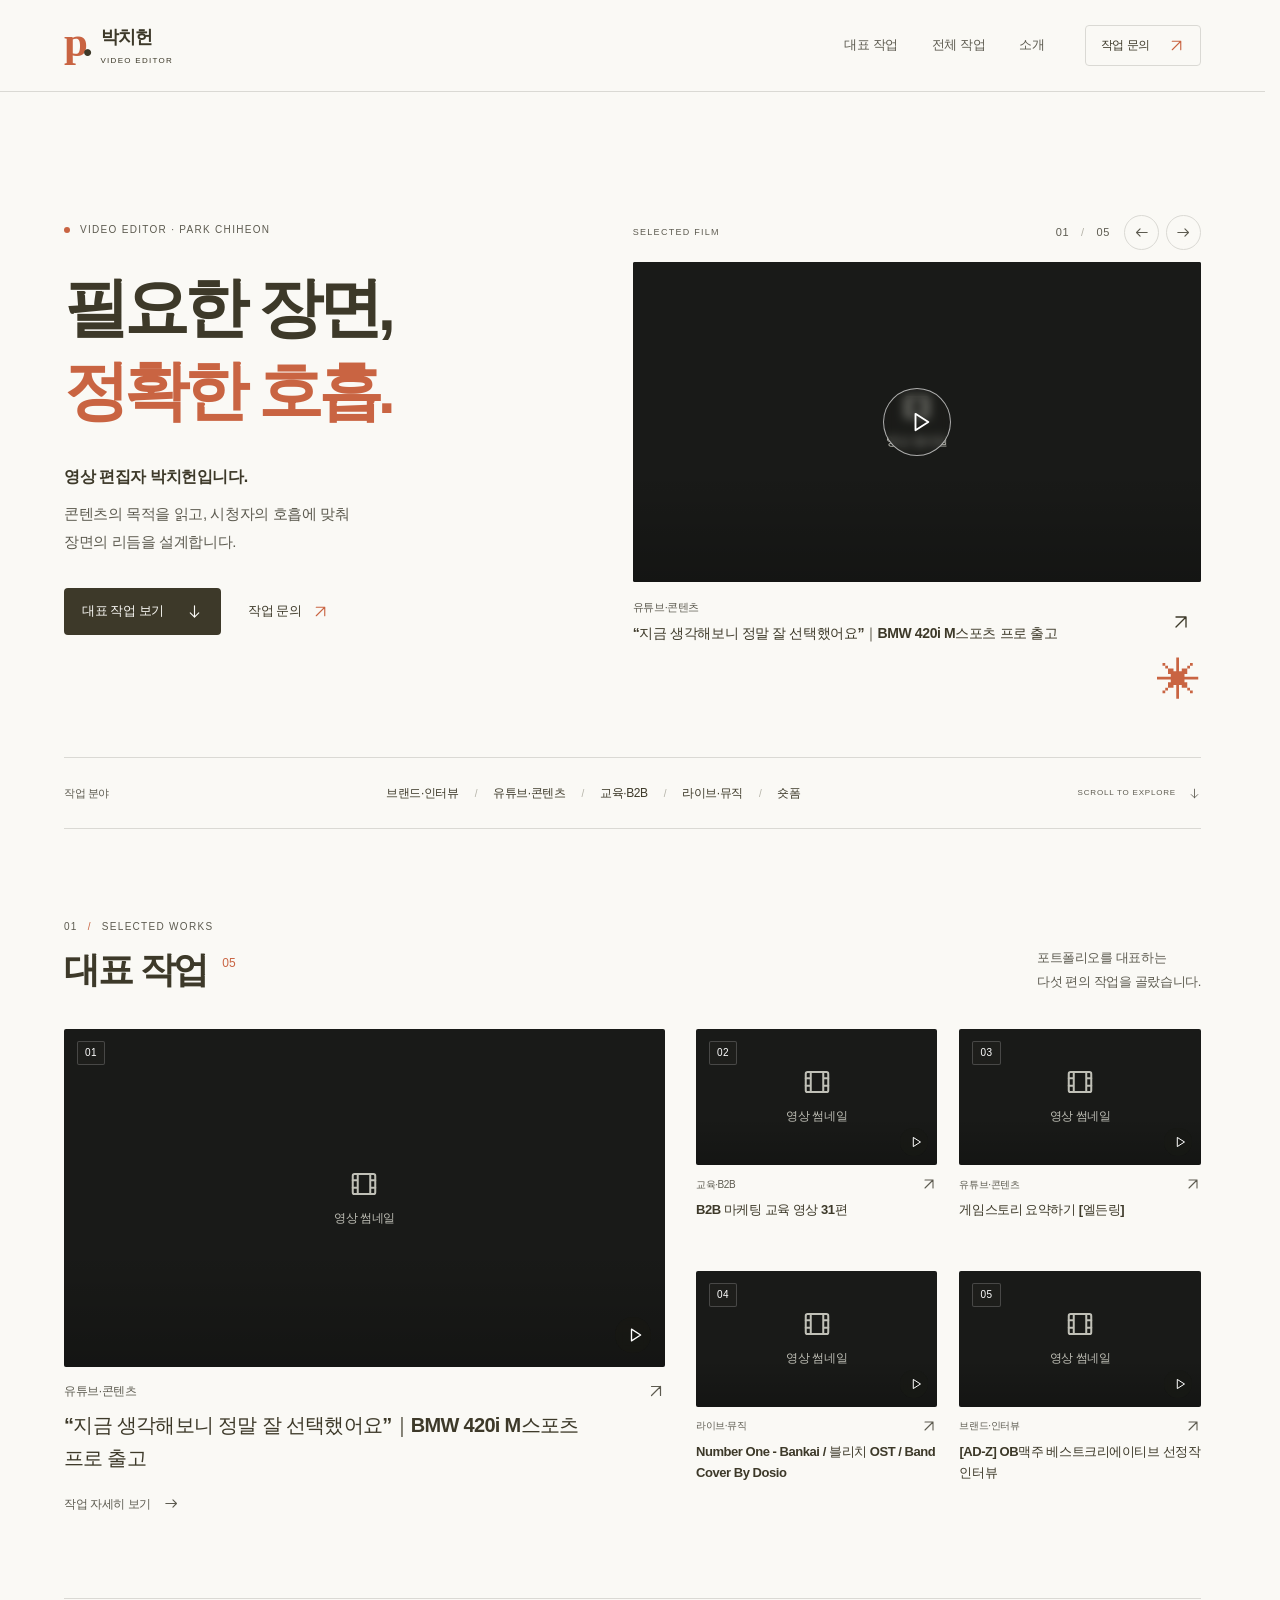
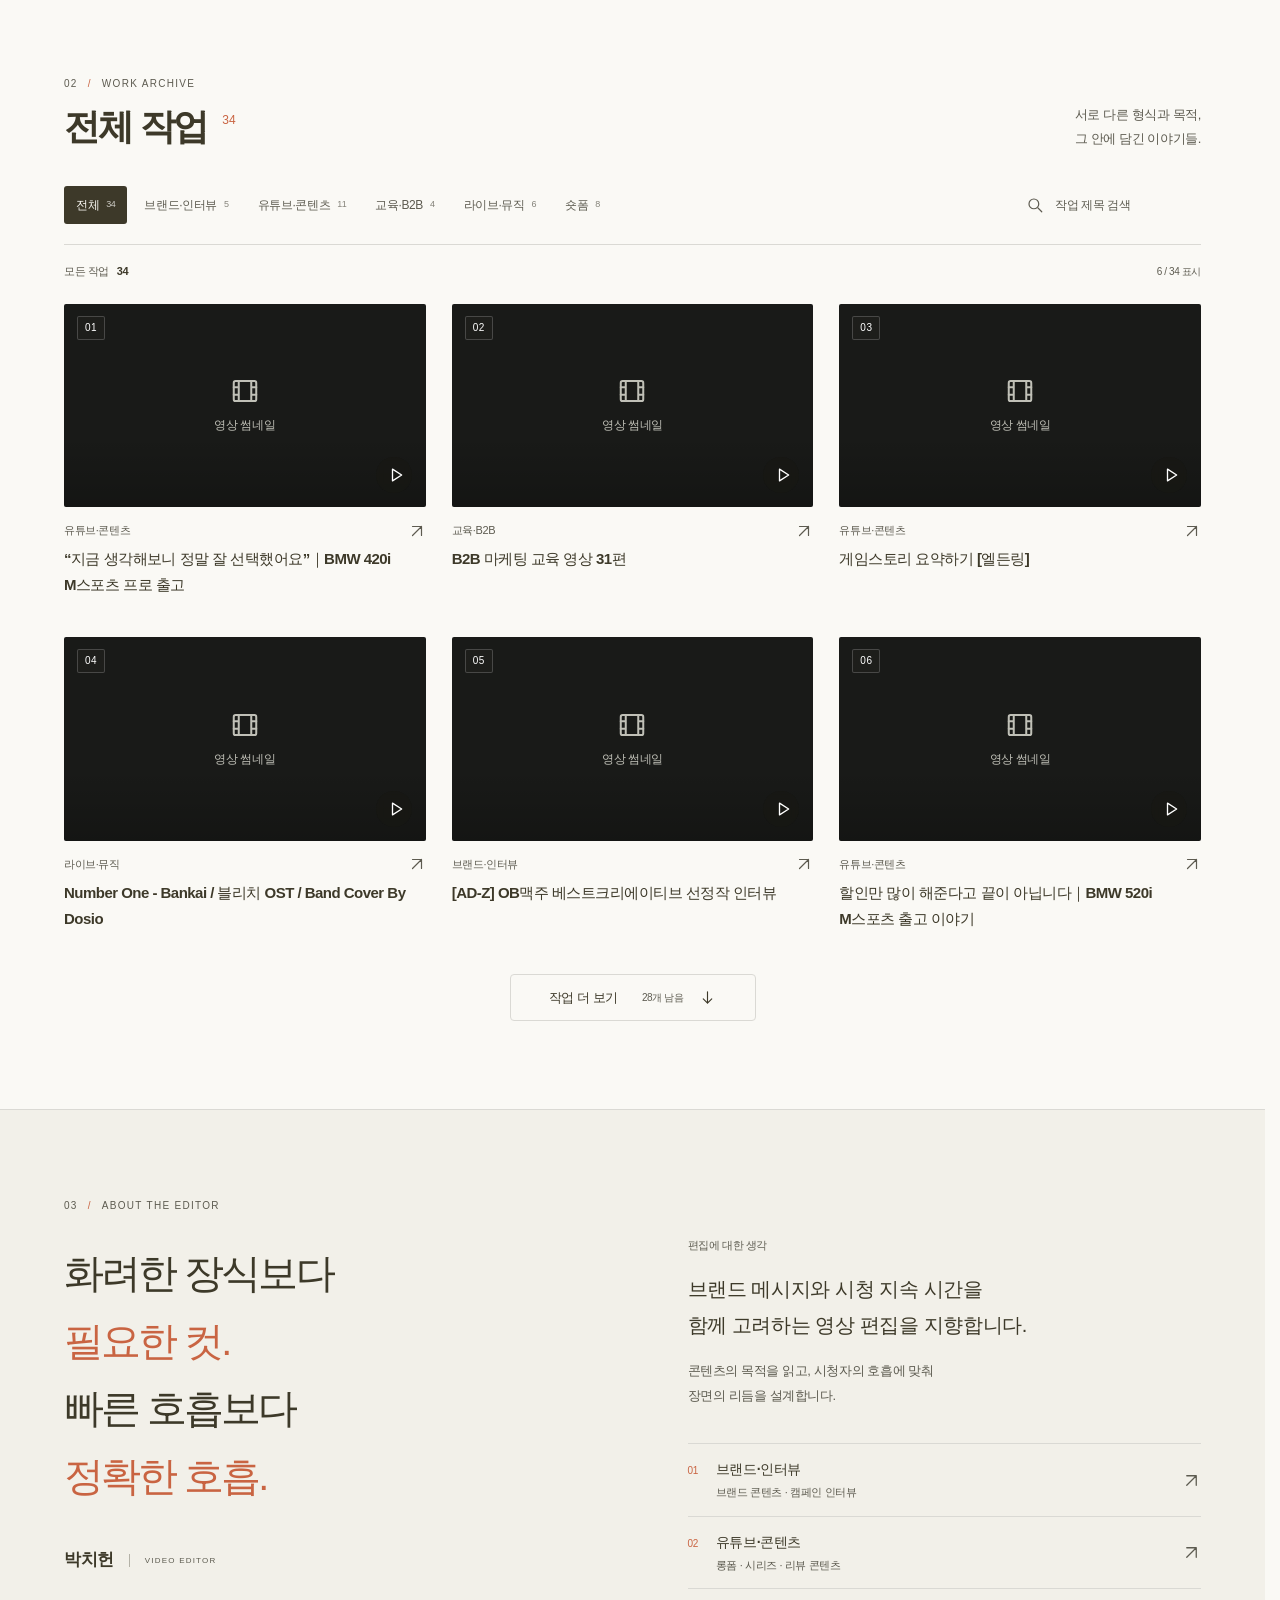
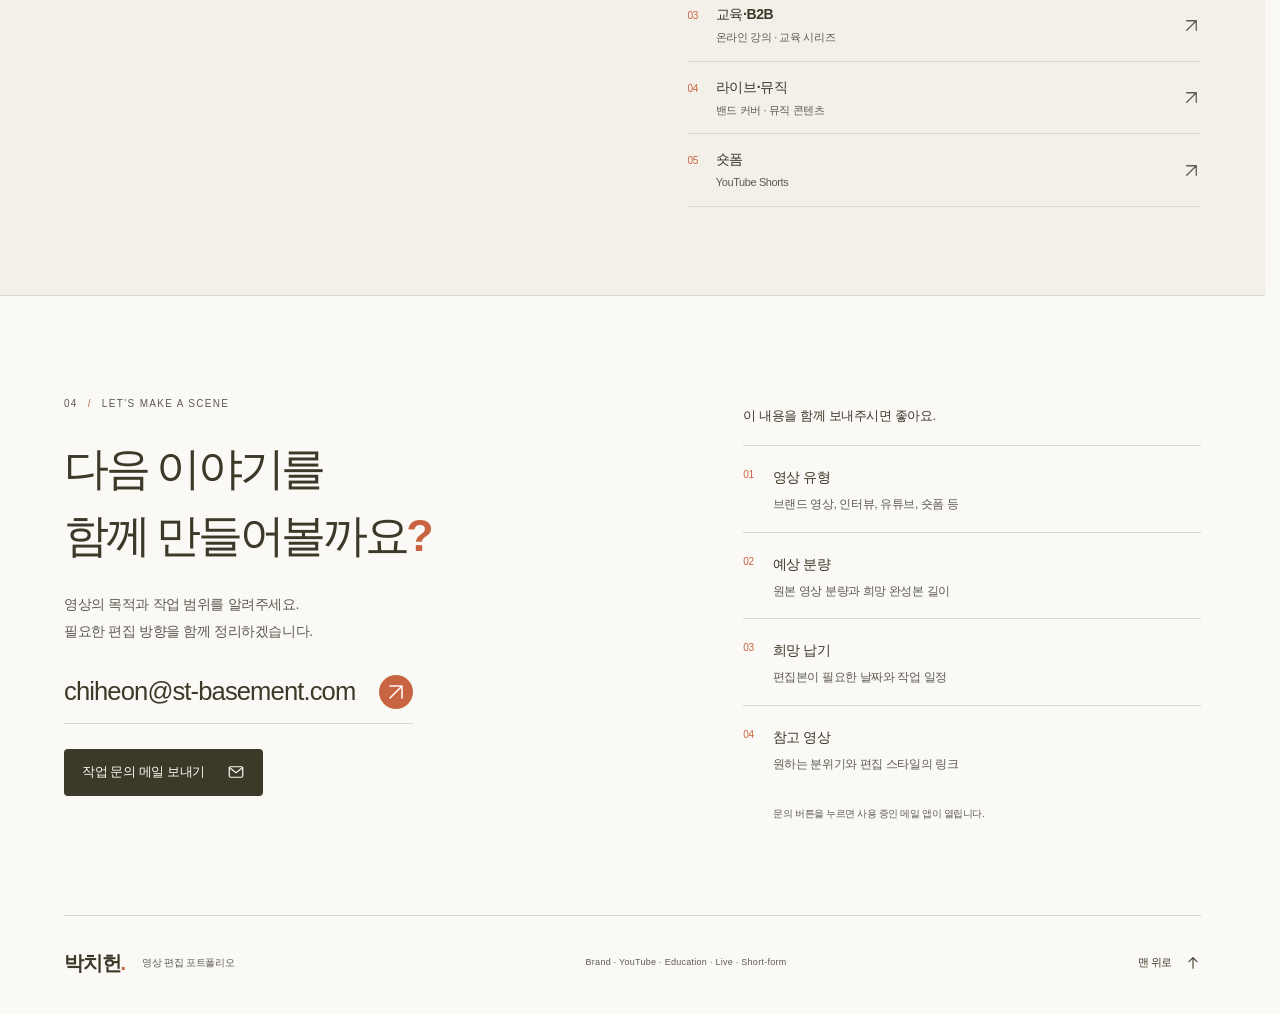
<file: index.html>
<!doctype html>
<html lang="ko">
<head>
<meta charset="utf-8"><meta name="viewport" content="width=device-width,initial-scale=1">
<title>박치헌 | 영상 편집 포트폴리오</title>
<meta name="description" content="필요한 장면, 정확한 호흡. 영상 편집자 박치헌의 브랜드·인터뷰, 유튜브, 교육, 라이브·뮤직, 숏폼 포트폴리오입니다.">
<link rel="canonical" href="https://pcheon9696.github.io/">
<meta property="og:title" content="박치헌 | 영상 편집 포트폴리오"><meta property="og:description" content="필요한 장면, 정확한 호흡. 박치헌의 대표 작업과 전체 영상 포트폴리오를 만나보세요."><meta property="og:type" content="website"><meta property="og:url" content="https://pcheon9696.github.io/"><meta property="og:image" content="https://pcheon9696.github.io/og.png"><meta name="theme-color" content="#faf9f5">
<link rel="preconnect" href="https://i.ytimg.com"><link rel="stylesheet" href="portfolio.css?v=20261019-1"><script src="portfolio.js?v=20261019-1" defer></script>
</head>
<body id="top"><div class="pf-site" id="pf-top">
<a href="#pf-main" class="pf-skip">본문으로 이동</a>
<header class="pf-header"><div class="pf-container pf-header-inner">
<a class="pf-brand" href="#pf-top" data-jump="pf-top" aria-label="박치헌 포트폴리오 맨 위로"><span class="pf-brand-mark" aria-hidden="true">p<span>.</span></span><span class="pf-brand-name">박치헌<small>VIDEO EDITOR</small></span></a>
<nav aria-label="주요 메뉴" class="pf-desktop-nav"><a href="#pf-selected" data-jump="pf-selected">대표 작업</a><a href="#pf-work" data-jump="pf-work">전체 작업</a><a href="#pf-about" data-jump="pf-about">소개</a></nav>
<a class="pf-header-contact" href="#pf-contact" data-jump="pf-contact">작업 문의<span data-icon="external" data-icon-size="17"></span></a>
<button type="button" class="pf-mobile-menu pf-icon-button" id="mobileMenuButton" aria-label="메뉴 열기" aria-expanded="false" aria-controls="pf-mobile-navigation"><span data-icon="menu" data-icon-size="24"></span></button>
</div><nav id="pf-mobile-navigation" class="pf-mobile-navigation" aria-label="모바일 메뉴" hidden>
<a href="#pf-selected" data-jump="pf-selected"><span>01</span>대표 작업<span data-icon="external" data-icon-size="18"></span></a><a href="#pf-work" data-jump="pf-work"><span>02</span>전체 작업<span data-icon="external" data-icon-size="18"></span></a><a href="#pf-about" data-jump="pf-about"><span>03</span>소개<span data-icon="external" data-icon-size="18"></span></a><a href="#pf-contact" data-jump="pf-contact"><span>04</span>작업 문의<span data-icon="external" data-icon-size="18"></span></a>
</nav></header>
<main id="pf-main" tabindex="-1">
<section class="pf-hero pf-container" aria-labelledby="pf-hero-title">
<div class="pf-hero-copy"><p class="pf-eyebrow"><span class="pf-orange-dot"></span>VIDEO EDITOR · PARK CHIHEON</p><h1 id="pf-hero-title">필요한 장면,<br><span>정확한 호흡.</span></h1><div class="pf-hero-intro"><p class="pf-hero-name">영상 편집자 박치헌입니다.</p><p>콘텐츠의 목적을 읽고,<br class="pf-mobile-break"> 시청자의 호흡에 맞춰<br class="pf-desktop-break"> 장면의 리듬을 설계합니다.</p></div><div class="pf-hero-actions"><a class="pf-primary" href="#pf-selected" data-jump="pf-selected">대표 작업 보기<span data-icon="down" data-icon-size="17"></span></a><a class="pf-text-link" href="#pf-contact" data-jump="pf-contact">작업 문의<span data-icon="external" data-icon-size="17"></span></a></div></div>
<div class="pf-hero-work" role="group" aria-roledescription="캐러셀" aria-label="대표 영상"><div class="pf-hero-frame-top"><span>SELECTED FILM</span><div class="pf-film-navigation"><span class="pf-film-counter" id="heroCounter">— <i>/</i> —</span><button type="button" class="pf-film-arrow pf-film-arrow-prev" id="heroPrevious" aria-label="이전 대표 영상" disabled><span data-icon="arrow" data-icon-size="17"></span></button><button type="button" class="pf-film-arrow" id="heroNext" aria-label="다음 대표 영상" disabled><span data-icon="arrow" data-icon-size="17"></span></button></div></div>
<button class="pf-hero-film" id="heroFilm" type="button" aria-label="대표 영상 상세 보기" disabled><span class="pf-image"><span class="pf-image-placeholder">대표 작업을 불러오는 중입니다.</span></span></button><div class="pf-hero-film-caption"><span id="heroCategory"></span><strong id="heroTitle">대표 작업을 불러오는 중입니다.</strong><button class="pf-icon-button" id="heroDetails" type="button" aria-label="대표 영상 상세 보기" disabled><span data-icon="external" data-icon-size="20"></span></button></div><span class="pf-screen-reader" id="heroAnnouncement" role="status" aria-live="polite" aria-atomic="true"></span><span class="pf-hero-decoration" aria-hidden="true">✳</span></div>
</section>
<div class="pf-fields-strip pf-container"><span class="pf-fields-label">작업 분야</span><div id="heroFields"></div><span class="pf-scroll-label">SCROLL TO EXPLORE<span data-icon="down" data-icon-size="13"></span></span></div>
<section id="pf-selected" class="pf-selected pf-section pf-container" aria-labelledby="pf-selected-title"><span id="featured" class="pf-anchor-alias" aria-hidden="true"></span><div class="pf-section-heading"><div><p class="pf-eyebrow">01 <span>/</span> SELECTED WORKS</p><h2 id="pf-selected-title">대표 작업<span class="pf-count" id="featuredCount">—</span></h2></div><p>포트폴리오를 대표하는<br>다섯 편의 작업을 골랐습니다.</p></div><div class="pf-selected-grid" id="selectedGrid"><p class="pf-data-error">대표 작업을 불러오는 중입니다.</p></div></section>
<section id="pf-work" class="pf-archive pf-section pf-container" aria-labelledby="pf-work-title"><span id="work" class="pf-anchor-alias" aria-hidden="true"></span><div class="pf-section-heading"><div><p class="pf-eyebrow">02 <span>/</span> WORK ARCHIVE</p><h2 id="pf-work-title">전체 작업<span class="pf-count" id="archiveCount">—</span></h2></div><p>서로 다른 형식과 목적,<br>그 안에 담긴 이야기들.</p></div><div class="pf-archive-toolbar"><div class="pf-filters" id="filters" role="group" aria-label="작업 카테고리"></div><label class="pf-search"><span data-icon="search" data-icon-size="18"></span><input type="search" id="workSearch" aria-label="작업물 검색" placeholder="작업 제목 검색"></label></div><div class="pf-results-info" id="resultsInfo" role="status"><span>작업 목록을 불러오는 중입니다.</span></div><div class="pf-gallery" id="workGrid"></div><div class="pf-empty" id="emptyState" hidden><span data-icon="search" data-icon-size="30"></span><h3>일치하는 작업물이 없습니다.</h3><p>다른 검색어를 입력하거나 전체 작업을 확인해주세요.</p><button type="button" class="pf-secondary" id="resetSearch">검색과 필터 초기화<span data-icon="arrow" data-icon-size="17"></span></button></div><div class="pf-load-more" id="loadMoreSection" hidden><button type="button" class="pf-secondary" id="loadMore">작업 더 보기<span id="remainingCount"></span><span data-icon="down" data-icon-size="17"></span></button></div></section>
<section id="pf-about" class="pf-about pf-section" aria-labelledby="pf-about-title"><div class="pf-container pf-about-layout"><div class="pf-about-statement"><p class="pf-eyebrow">03 <span>/</span> ABOUT THE EDITOR</p><h2 id="pf-about-title">화려한 장식보다<br><span>필요한 컷.</span><br>빠른 호흡보다<br><span>정확한 호흡.</span></h2><span class="pf-about-signature">박치헌<small>VIDEO EDITOR</small></span></div><div class="pf-about-content"><div class="pf-about-paragraph"><span class="pf-small-label">편집에 대한 생각</span><p>브랜드 메시지와 시청 지속 시간을<br>함께 고려하는 영상 편집을 지향합니다.</p><span>콘텐츠의 목적을 읽고, 시청자의 호흡에 맞춰<br class="pf-desktop-break"> 장면의 리듬을 설계합니다.</span></div><div class="pf-field-list" id="fieldList" aria-label="작업 분야별 보기"></div></div></div></section>
<section id="pf-contact" class="pf-contact pf-section pf-container" aria-labelledby="pf-contact-title"><span id="estimate" class="pf-anchor-alias" aria-hidden="true"></span><div class="pf-contact-intro"><p class="pf-eyebrow">04 <span>/</span> LET’S MAKE A SCENE</p><h2 id="pf-contact-title">다음 이야기를<br>함께 만들어볼까요<span>?</span></h2><p>영상의 목적과 작업 범위를 알려주세요.<br>필요한 편집 방향을 함께 정리하겠습니다.</p><a class="pf-contact-email" href="mailto:chiheon@st-basement.com?subject=%EC%98%81%EC%83%81%20%ED%8E%B8%EC%A7%91%20%EA%B2%AC%EC%A0%81%20%EB%AC%B8%EC%9D%98">chiheon@st-basement.com<span><span data-icon="external" data-icon-size="24"></span></span></a><a class="pf-primary" href="mailto:chiheon@st-basement.com?subject=%EC%98%81%EC%83%81%20%ED%8E%B8%EC%A7%91%20%EA%B2%AC%EC%A0%81%20%EB%AC%B8%EC%9D%98">작업 문의 메일 보내기<span data-icon="mail" data-icon-size="18"></span></a></div><div class="pf-inquiry-guide"><p class="pf-small-label">이 내용을 함께 보내주시면 좋아요.</p><div class="pf-guide-list"><div><span>01</span><div><strong>영상 유형</strong><p>브랜드 영상, 인터뷰, 유튜브, 숏폼 등</p></div></div><div><span>02</span><div><strong>예상 분량</strong><p>원본 영상 분량과 희망 완성본 길이</p></div></div><div><span>03</span><div><strong>희망 납기</strong><p>편집본이 필요한 날짜와 작업 일정</p></div></div><div><span>04</span><div><strong>참고 영상</strong><p>원하는 분위기와 편집 스타일의 링크</p></div></div></div><p class="pf-contact-note">문의 버튼을 누르면 사용 중인 메일 앱이 열립니다.</p></div></section>
</main>
<footer class="pf-footer pf-container"><a class="pf-footer-name" href="#pf-top" data-jump="pf-top">박치헌<span>.</span><small>영상 편집 포트폴리오</small></a><span class="pf-footer-caption">Brand · YouTube · Education · Live · Short-form</span><button type="button" class="pf-back-top" data-jump="pf-top">맨 위로<span data-icon="up" data-icon-size="16"></span></button></footer>
<dialog class="pf-dialog" id="workDialog" aria-labelledby="workDialogTitle"><header class="pf-dialog-header"><div><p class="pf-eyebrow">WORK DETAIL <span>/</span><span id="workDialogCategory"></span></p><h2 id="workDialogTitle"></h2></div><button type="button" class="pf-icon-button" id="closeDialog" aria-label="상세 닫기"><span data-icon="close" data-icon-size="24"></span></button></header><div class="pf-player" id="workPlayer"></div><div class="pf-player-help"><span id="playerHelp">재생이 제한되거나 원활하지 않으면 YouTube에서 확인해주세요.</span><a id="youtubeLink" target="_blank" rel="noopener noreferrer">YouTube에서 보기<span data-icon="external" data-icon-size="16"></span></a></div><dl class="pf-work-details" id="workDetails"></dl><footer class="pf-dialog-footer"><span>영상의 제목과 분류는 기존 포트폴리오를 기준으로 합니다.</span><a class="pf-primary" id="originalVideoLink" target="_blank" rel="noopener noreferrer">원본 영상 보기<span data-icon="external" data-icon-size="17"></span></a></footer></dialog>
<noscript><p class="pf-container pf-data-error">작업 목록과 영상 보기는 JavaScript가 필요합니다. 작업 문의는 chiheon@st-basement.com으로 보내주세요.</p></noscript>
</div></body></html>
</file>
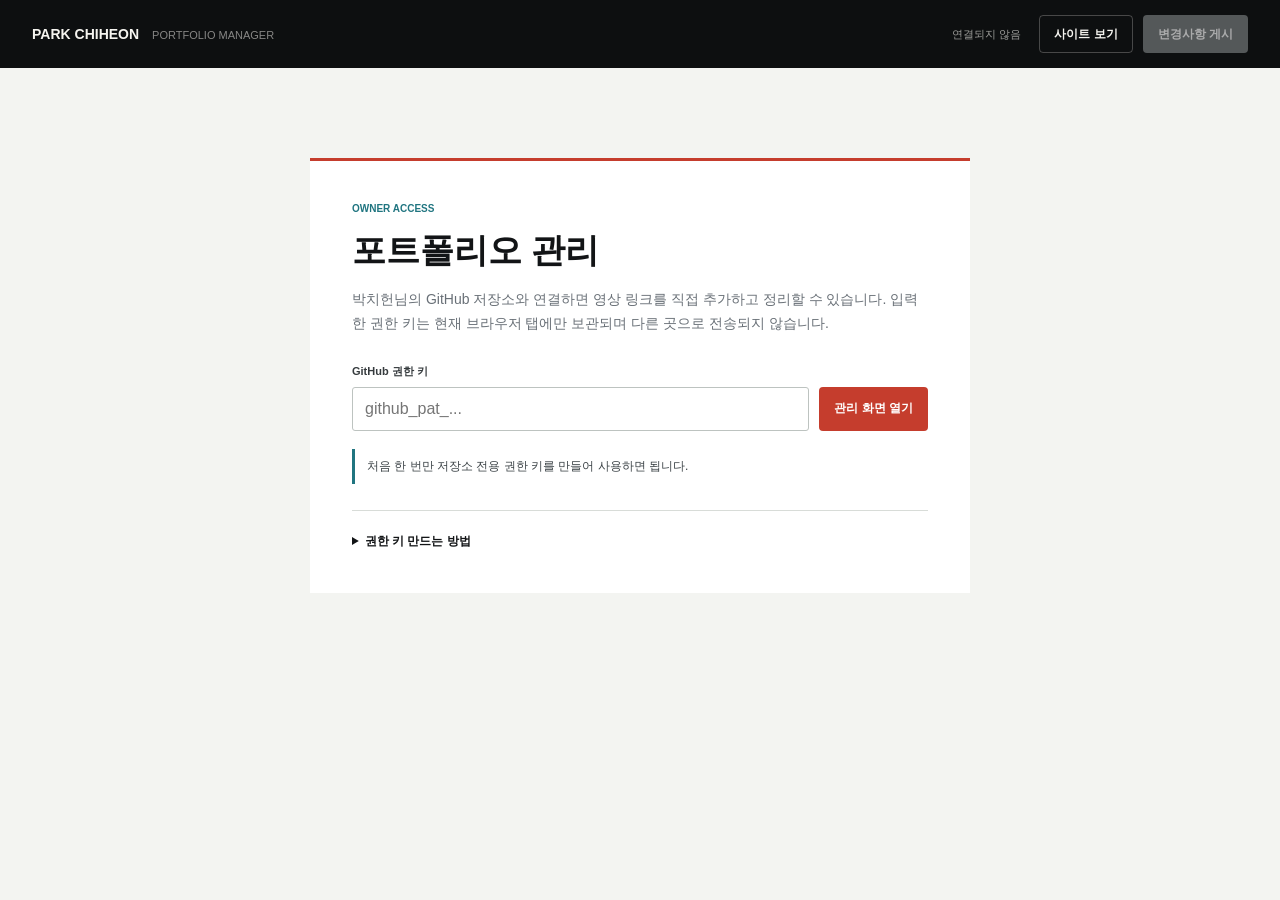
<file: admin.html>
<!doctype html>
<html lang="ko">
<head>
<meta charset="utf-8">
<meta name="viewport" content="width=device-width, initial-scale=1">
<meta name="robots" content="noindex, nofollow">
<title>Portfolio Manager · Park Chiheon</title>
<style>
:root {
  --background: #f3f4f1;
  --panel: #ffffff;
  --ink: #121416;
  --muted: #697077;
  --line: #d8dcd8;
  --signal: #c53d2d;
  --signal-dark: #9d2d21;
  --cool: #207580;
  --success: #17704b;
  --warning: #946500;
  color-scheme: light;
  font-family: Pretendard, "Noto Sans KR", "Apple SD Gothic Neo", Arial, sans-serif;
}

* {
  box-sizing: border-box;
}

body {
  background: var(--background);
  color: var(--ink);
  margin: 0;
  min-width: 320px;
}

button,
input,
select {
  font: inherit;
}

button,
a {
  -webkit-tap-highlight-color: transparent;
}

a {
  color: inherit;
  text-decoration: none;
}

button {
  cursor: pointer;
}

[hidden] {
  display: none !important;
}

.topbar {
  align-items: center;
  background: #0d0f10;
  color: #f5f4ef;
  display: flex;
  justify-content: space-between;
  min-height: 68px;
  padding: 0 32px;
  position: sticky;
  top: 0;
  z-index: 20;
}

.brand {
  align-items: baseline;
  display: flex;
  gap: 13px;
}

.brand strong {
  font-size: 14px;
  letter-spacing: 0;
}

.brand span {
  color: rgba(245, 244, 239, 0.52);
  font-size: 11px;
}

.topActions {
  align-items: center;
  display: flex;
  gap: 10px;
}

.connection {
  color: rgba(245, 244, 239, 0.62);
  font-size: 11px;
  margin-right: 8px;
}

.button,
.linkButton {
  align-items: center;
  border: 1px solid transparent;
  border-radius: 4px;
  display: inline-flex;
  font-size: 12px;
  font-weight: 700;
  justify-content: center;
  min-height: 38px;
  padding: 0 14px;
}

.buttonPrimary {
  background: var(--signal);
  color: #fff;
}

.buttonPrimary:hover {
  background: var(--signal-dark);
}

.buttonPrimary:disabled {
  background: #7b7f80;
  cursor: not-allowed;
  opacity: 0.65;
}

.buttonSecondary,
.linkButton {
  background: transparent;
  border-color: rgba(245, 244, 239, 0.25);
  color: #f5f4ef;
}

.buttonLight {
  background: var(--panel);
  border-color: var(--line);
  color: var(--ink);
}

.page {
  margin: 0 auto;
  max-width: 1540px;
  padding: 42px 32px 70px;
}

.auth {
  background: var(--panel);
  border-top: 3px solid var(--signal);
  margin: 48px auto 0;
  max-width: 660px;
  padding: 42px;
}

.eyebrow {
  color: var(--cool);
  font-size: 10px;
  font-weight: 800;
  margin: 0 0 14px;
}

h1,
h2,
h3,
p {
  margin-top: 0;
}

h1 {
  font-size: 34px;
  margin-bottom: 14px;
}

.authLead {
  color: var(--muted);
  font-size: 14px;
  line-height: 1.7;
  margin-bottom: 28px;
}

.field {
  display: grid;
  gap: 8px;
}

.field label,
.fieldLabel {
  color: #363b3e;
  font-size: 11px;
  font-weight: 750;
}

.input,
.select {
  background: #fff;
  border: 1px solid #bdc3c0;
  border-radius: 3px;
  color: var(--ink);
  min-height: 44px;
  padding: 0 12px;
  width: 100%;
}

.input:focus,
.select:focus {
  border-color: var(--cool);
  outline: 2px solid rgba(32, 117, 128, 0.14);
}

.authRow {
  align-items: stretch;
  display: grid;
  gap: 10px;
  grid-template-columns: minmax(0, 1fr) auto;
}

.help {
  border-top: 1px solid var(--line);
  color: var(--muted);
  font-size: 12px;
  line-height: 1.7;
  margin-top: 26px;
  padding-top: 20px;
}

.help summary {
  color: var(--ink);
  cursor: pointer;
  font-weight: 700;
}

.help ol {
  margin-bottom: 0;
  padding-left: 20px;
}

.help a {
  color: var(--cool);
  text-decoration: underline;
}

.status {
  border-left: 3px solid var(--cool);
  color: #3d4448;
  font-size: 12px;
  line-height: 1.6;
  margin-top: 18px;
  padding: 8px 12px;
}

.status.error {
  border-color: var(--signal);
  color: #8f2b21;
}

.status.success {
  border-color: var(--success);
  color: var(--success);
}

.workspaceHeader {
  align-items: end;
  display: flex;
  gap: 24px;
  justify-content: space-between;
  margin-bottom: 28px;
}

.workspaceHeader h1 {
  margin-bottom: 7px;
}

.workspaceHeader p {
  color: var(--muted);
  font-size: 13px;
  margin-bottom: 0;
}

.workspaceActions {
  align-items: center;
  display: flex;
  gap: 10px;
}

.workspaceActions .buttonSecondary {
  border-color: var(--line);
  color: var(--ink);
}

.toolbar {
  align-items: center;
  background: var(--panel);
  border-bottom: 1px solid var(--line);
  border-top: 1px solid var(--line);
  display: flex;
  gap: 18px;
  justify-content: space-between;
  min-height: 68px;
  padding: 12px 16px;
}

.search {
  max-width: 420px;
  position: relative;
  width: 100%;
}

.search .input {
  padding-left: 38px;
}

.searchIcon {
  color: var(--muted);
  font-size: 16px;
  left: 14px;
  position: absolute;
  top: 13px;
}

.summary {
  color: var(--muted);
  font-size: 11px;
  white-space: nowrap;
}

.layout {
  align-items: start;
  display: grid;
  gap: 22px;
  grid-template-columns: minmax(0, 1fr) 390px;
  margin-top: 22px;
}

.listPanel,
.editor {
  background: var(--panel);
  border: 1px solid var(--line);
}

.panelHead {
  align-items: center;
  border-bottom: 1px solid var(--line);
  display: flex;
  justify-content: space-between;
  min-height: 56px;
  padding: 0 18px;
}

.panelHead h2 {
  font-size: 15px;
  margin: 0;
}

.panelHead span {
  color: var(--muted);
  font-size: 10px;
}

.workList {
  display: grid;
}

.workRow {
  align-items: center;
  border-bottom: 1px solid #e3e6e3;
  display: grid;
  gap: 14px;
  grid-template-columns: 40px 112px minmax(0, 1fr) auto;
  min-width: 0;
  padding: 14px 16px;
}

.workRow:last-child {
  border-bottom: 0;
}

.workRow.isHidden {
  opacity: 0.52;
}

.orderTools {
  display: grid;
  gap: 4px;
  justify-items: center;
}

.orderNumber {
  color: var(--muted);
  font-size: 10px;
  font-weight: 750;
}

.iconButton {
  align-items: center;
  background: transparent;
  border: 1px solid var(--line);
  border-radius: 3px;
  color: #4d5458;
  display: inline-flex;
  height: 25px;
  justify-content: center;
  padding: 0;
  width: 28px;
}

.iconButton:hover {
  border-color: #8e9692;
  color: var(--ink);
}

.iconButton:disabled {
  cursor: not-allowed;
  opacity: 0.28;
}

.workThumb {
  aspect-ratio: 16 / 10;
  background: #daddda;
  border-radius: 2px;
  display: block;
  object-fit: cover;
  width: 112px;
}

.workInfo {
  min-width: 0;
}

.workInfo strong {
  display: block;
  font-size: 13px;
  line-height: 1.5;
  overflow: hidden;
  text-overflow: ellipsis;
  white-space: nowrap;
}

.workMeta {
  align-items: center;
  color: var(--muted);
  display: flex;
  flex-wrap: wrap;
  font-size: 10px;
  gap: 7px;
  margin-top: 7px;
}

.badge {
  border: 1px solid #c8ceca;
  border-radius: 2px;
  color: #4f575b;
  font-size: 9px;
  font-weight: 750;
  padding: 3px 5px;
}

.badgeFeatured {
  border-color: rgba(197, 61, 45, 0.45);
  color: var(--signal);
}

.rowActions {
  align-items: center;
  display: flex;
  gap: 7px;
}

.rowButton {
  background: #fff;
  border: 1px solid var(--line);
  border-radius: 3px;
  color: #32373a;
  font-size: 10px;
  font-weight: 700;
  min-height: 32px;
  padding: 0 10px;
}

.rowButton:hover {
  border-color: #8e9692;
}

.editor {
  position: sticky;
  top: 90px;
}

.editorBody {
  display: grid;
  gap: 18px;
  padding: 20px;
}

.urlRow {
  display: grid;
  gap: 8px;
  grid-template-columns: minmax(0, 1fr) auto;
}

.compactButton {
  background: #edf3f2;
  border: 1px solid #b8cdcb;
  border-radius: 3px;
  color: #195d65;
  font-size: 10px;
  font-weight: 750;
  padding: 0 10px;
}

.fieldGrid {
  display: grid;
  gap: 12px;
  grid-template-columns: 1fr 1fr;
}

.checkRow {
  align-items: center;
  display: flex;
  gap: 9px;
  min-height: 34px;
}

.checkRow input {
  accent-color: var(--signal);
  height: 17px;
  width: 17px;
}

.checkRow label {
  font-size: 12px;
  font-weight: 700;
}

.preview {
  aspect-ratio: 16 / 9;
  background: #e1e3e0;
  border: 1px solid var(--line);
  display: grid;
  overflow: hidden;
  place-items: center;
}

.preview img {
  height: 100%;
  object-fit: cover;
  width: 100%;
}

.preview span {
  color: var(--muted);
  font-size: 11px;
}

.editorActions {
  border-top: 1px solid var(--line);
  display: flex;
  gap: 8px;
  justify-content: flex-end;
  padding-top: 18px;
}

.editorActions .buttonSecondary {
  border-color: var(--line);
  color: var(--ink);
}

.empty {
  color: var(--muted);
  font-size: 13px;
  padding: 50px 20px;
  text-align: center;
}

.toast {
  background: #111416;
  bottom: 24px;
  color: #fff;
  font-size: 12px;
  left: 50%;
  max-width: calc(100% - 40px);
  padding: 13px 18px;
  position: fixed;
  transform: translateX(-50%);
  z-index: 50;
}

.toast.error {
  background: #8f2b21;
}

@media (max-width: 1080px) {
  .layout {
    grid-template-columns: minmax(0, 1fr) 350px;
  }

  .workRow {
    grid-template-columns: 40px 92px minmax(0, 1fr);
  }

  .workThumb {
    width: 92px;
  }

  .rowActions {
    grid-column: 3;
  }
}

@media (max-width: 820px) {
  .topbar {
    padding: 0 20px;
  }

  .brand span,
  .connection,
  .topActions .linkButton {
    display: none;
  }

  .page {
    padding: 30px 20px 60px;
  }

  .layout {
    grid-template-columns: 1fr;
  }

  .editor {
    position: static;
  }

  .workspaceHeader {
    align-items: flex-start;
    flex-direction: column;
  }
}

@media (max-width: 560px) {
  .auth {
    margin-top: 18px;
    padding: 28px 20px;
  }

  .authRow,
  .fieldGrid,
  .urlRow {
    grid-template-columns: 1fr;
  }

  .toolbar {
    align-items: stretch;
    flex-direction: column;
  }

  .search {
    max-width: none;
  }

  .workRow {
    gap: 10px;
    grid-template-columns: 34px 76px minmax(0, 1fr);
    padding: 12px 10px;
  }

  .workThumb {
    width: 76px;
  }

  .workInfo strong {
    white-space: normal;
  }

  .rowActions {
    grid-column: 2 / 4;
  }

  .workspaceActions {
    width: 100%;
  }

  .workspaceActions .button {
    flex: 1;
  }
}

button:focus-visible,
a:focus-visible,
input:focus-visible,
select:focus-visible {
  outline: 2px solid var(--cool);
  outline-offset: 2px;
}
</style>
</head>
<body>
<header class="topbar">
<a class="brand" href="./"><strong>PARK CHIHEON</strong><span>PORTFOLIO MANAGER</span></a>
<div class="topActions">
<span class="connection" id="connectionStatus">연결되지 않음</span>
<a class="linkButton" href="./" target="_blank" rel="noreferrer">사이트 보기</a>
<button class="button buttonSecondary" id="logoutButton" type="button" hidden>연결 해제</button>
<button class="button buttonPrimary" id="publishButton" type="button" disabled>변경사항 게시</button>
</div>
</header>

<main class="page">
<section class="auth" id="authPanel">
<p class="eyebrow">OWNER ACCESS</p>
<h1>포트폴리오 관리</h1>
<p class="authLead">박치헌님의 GitHub 저장소와 연결하면 영상 링크를 직접 추가하고 정리할 수 있습니다. 입력한 권한 키는 현재 브라우저 탭에만 보관되며 다른 곳으로 전송되지 않습니다.</p>
<form id="authForm">
<div class="field">
<label for="tokenInput">GitHub 권한 키</label>
<div class="authRow">
<input class="input" id="tokenInput" type="password" autocomplete="off" placeholder="github_pat_..." required>
<button class="button buttonPrimary" type="submit">관리 화면 열기</button>
</div>
</div>
</form>
<p class="status" id="authStatus">처음 한 번만 저장소 전용 권한 키를 만들어 사용하면 됩니다.</p>
<details class="help">
<summary>권한 키 만드는 방법</summary>
<ol>
<li><a href="https://github.com/settings/personal-access-tokens/new?name=Portfolio%20Manager&amp;description=Update%20pcheon9696.github.io%20portfolio%20data&amp;target_name=pcheon9696&amp;expires_in=90&amp;contents=write" target="_blank" rel="noreferrer">권한이 미리 설정된 GitHub 권한 키 만들기</a>를 엽니다.</li>
<li>Resource owner가 <strong>pcheon9696</strong>인지 확인합니다.</li>
<li>Repository access에서 <strong>Only select repositories</strong>를 선택하고 <strong>pcheon9696.github.io</strong>만 지정합니다.</li>
<li>Repository permissions의 <strong>Contents</strong>가 <strong>Read and write</strong>인지 확인합니다.</li>
<li>Generate token을 누른 뒤 생성된 키를 위 입력란에 붙여 넣습니다.</li>
</ol>
</details>
</section>

<section id="workspace" hidden>
<div class="workspaceHeader">
<div>
<p class="eyebrow">WORK ARCHIVE CONTROL</p>
<h1>작업 목록 관리</h1>
<p>링크와 노출 순서를 정리한 뒤 상단의 변경사항 게시 버튼을 누르면 사이트에 반영됩니다.</p>
</div>
<div class="workspaceActions">
<button class="button buttonLight" id="reloadButton" type="button">최신 목록 불러오기</button>
<button class="button buttonPrimary" id="addButton" type="button">+ 새 작업 등록</button>
</div>
</div>

<div class="toolbar">
<label class="search" for="searchInput">
<span class="searchIcon" aria-hidden="true">⌕</span>
<input class="input" id="searchInput" type="search" placeholder="제목, 카테고리 검색">
</label>
<span class="summary" id="summary">0개 작업</span>
</div>

<div class="layout">
<section class="listPanel" aria-labelledby="listTitle">
<div class="panelHead"><h2 id="listTitle">전체 작업</h2><span>화살표로 노출 순서를 변경합니다</span></div>
<div class="workList" id="workList"></div>
</section>

<aside class="editor" aria-labelledby="editorTitle">
<div class="panelHead"><h2 id="editorTitle">새 작업 등록</h2><span id="editorMode">NEW</span></div>
<form class="editorBody" id="workForm">
<input id="editingId" type="hidden">
<div class="field">
<label for="urlInput">영상 링크</label>
<div class="urlRow">
<input class="input" id="urlInput" type="url" placeholder="https://youtu.be/..." required>
<button class="compactButton" id="fetchMetaButton" type="button">정보 불러오기</button>
</div>
</div>

<div class="preview" id="preview"><span>영상 링크를 입력하면 썸네일이 표시됩니다.</span></div>

<div class="field">
<label for="titleInput">작업 제목</label>
<input class="input" id="titleInput" type="text" required>
</div>

<div class="fieldGrid">
<div class="field">
<label for="categoryInput">카테고리</label>
<input class="input" id="categoryInput" type="text" list="categoryOptions" required>
<datalist id="categoryOptions"></datalist>
</div>
<div class="field">
<label for="formatInput">영상 유형</label>
<input class="input" id="formatInput" type="text" list="formatOptions" placeholder="YouTube Long-form">
<datalist id="formatOptions">
<option value="YouTube Long-form"></option>
<option value="YouTube Shorts"></option>
<option value="Education Series"></option>
<option value="Online Lecture"></option>
<option value="Campaign Interview"></option>
<option value="Brand Film"></option>
<option value="Band Music Cover"></option>
</datalist>
</div>
</div>

<div class="field">
<label for="thumbnailInput">썸네일 주소</label>
<input class="input" id="thumbnailInput" type="url" placeholder="유튜브 링크는 자동 생성됩니다">
</div>

<div class="fieldGrid">
<div class="field">
<label for="featuredInput">대표작 순서</label>
<select class="select" id="featuredInput">
<option value="">대표작 아님</option>
<option value="1">1번째</option>
<option value="2">2번째</option>
<option value="3">3번째</option>
<option value="4">4번째</option>
<option value="5">5번째</option>
</select>
</div>
<div class="field">
<span class="fieldLabel">공개 상태</span>
<div class="checkRow"><input id="visibleInput" type="checkbox" checked><label for="visibleInput">사이트에 노출</label></div>
</div>
</div>

<div class="editorActions">
<button class="button buttonSecondary" id="cancelButton" type="button">취소</button>
<button class="button buttonPrimary" type="submit">목록에 적용</button>
</div>
</form>
</aside>
</div>
</section>
</main>

<div class="toast" id="toast" role="status" hidden></div>

<script>
(() => {
  const repository = {
    owner: "pcheon9696",
    name: "pcheon9696.github.io",
    branch: "main",
    path: "portfolio-data.json",
  };
  const apiBase = "https://api.github.com";
  const apiVersion = "2026-03-10";

  const authPanel = document.querySelector("#authPanel");
  const authForm = document.querySelector("#authForm");
  const authStatus = document.querySelector("#authStatus");
  const tokenInput = document.querySelector("#tokenInput");
  const workspace = document.querySelector("#workspace");
  const connectionStatus = document.querySelector("#connectionStatus");
  const logoutButton = document.querySelector("#logoutButton");
  const publishButton = document.querySelector("#publishButton");
  const reloadButton = document.querySelector("#reloadButton");
  const addButton = document.querySelector("#addButton");
  const searchInput = document.querySelector("#searchInput");
  const summary = document.querySelector("#summary");
  const workList = document.querySelector("#workList");
  const workForm = document.querySelector("#workForm");
  const editorTitle = document.querySelector("#editorTitle");
  const editorMode = document.querySelector("#editorMode");
  const editingId = document.querySelector("#editingId");
  const urlInput = document.querySelector("#urlInput");
  const titleInput = document.querySelector("#titleInput");
  const categoryInput = document.querySelector("#categoryInput");
  const categoryOptions = document.querySelector("#categoryOptions");
  const formatInput = document.querySelector("#formatInput");
  const thumbnailInput = document.querySelector("#thumbnailInput");
  const featuredInput = document.querySelector("#featuredInput");
  const visibleInput = document.querySelector("#visibleInput");
  const fetchMetaButton = document.querySelector("#fetchMetaButton");
  const cancelButton = document.querySelector("#cancelButton");
  const preview = document.querySelector("#preview");
  const toast = document.querySelector("#toast");

  let token = sessionStorage.getItem("portfolioGithubToken") || "";
  let data = null;
  let fileSha = "";
  let dirty = false;
  let toastTimer = null;

  function api(path, options = {}) {
    return fetch(`${apiBase}${path}`, {
      ...options,
      headers: {
        Accept: "application/vnd.github+json",
        Authorization: `Bearer ${token}`,
        "X-GitHub-Api-Version": apiVersion,
        ...(options.headers || {}),
      },
    }).then(async (response) => {
      if (!response.ok) {
        let message = `GitHub 연결 오류 (${response.status})`;
        try {
          const body = await response.json();
          if (body.message) message = body.message;
        } catch {}
        throw new Error(message);
      }
      return response.json();
    });
  }

  function decodeContent(content) {
    const binary = atob(content.replace(/\n/g, ""));
    const bytes = Uint8Array.from(binary, (char) => char.charCodeAt(0));
    return new TextDecoder().decode(bytes);
  }

  function encodeContent(content) {
    const bytes = new TextEncoder().encode(content);
    let binary = "";
    for (let index = 0; index < bytes.length; index += 0x8000) {
      binary += String.fromCharCode(...bytes.subarray(index, index + 0x8000));
    }
    return btoa(binary);
  }

  function showToast(message, type = "") {
    clearTimeout(toastTimer);
    toast.textContent = message;
    toast.className = `toast ${type}`.trim();
    toast.hidden = false;
    toastTimer = setTimeout(() => {
      toast.hidden = true;
    }, 3500);
  }

  function setAuthStatus(message, type = "") {
    authStatus.textContent = message;
    authStatus.className = `status ${type}`.trim();
  }

  function setDirty(value) {
    dirty = value;
    publishButton.disabled = !value;
    publishButton.textContent = value ? "변경사항 게시" : "게시 완료";
  }

  function getVideoId(urlValue) {
    try {
      const url = new URL(urlValue);
      if (url.hostname.includes("youtu.be")) {
        return url.pathname.split("/").filter(Boolean)[0] || "";
      }
      if (url.pathname.startsWith("/shorts/")) {
        return url.pathname.split("/")[2] || "";
      }
      return url.searchParams.get("v") || "";
    } catch {
      return "";
    }
  }

  function getThumbnail(item) {
    if (item.thumbnail) return item.thumbnail;
    const videoId = item.videoId || getVideoId(item.url);
    return videoId ? `https://i.ytimg.com/vi/${videoId}/hqdefault.jpg` : "";
  }

  function refreshPreview() {
    const videoId = getVideoId(urlInput.value);
    const source = thumbnailInput.value.trim() || (videoId ? `https://i.ytimg.com/vi/${videoId}/hqdefault.jpg` : "");
    preview.replaceChildren();
    if (!source) {
      const message = document.createElement("span");
      message.textContent = "영상 링크를 입력하면 썸네일이 표시됩니다.";
      preview.append(message);
      return;
    }
    const image = document.createElement("img");
    image.src = source;
    image.alt = "썸네일 미리보기";
    preview.append(image);
  }

  function updateCategoryOptions() {
    const categories = [
      ...(data.categories || []),
      ...data.works.map((item) => item.category),
    ].filter(Boolean);
    categoryOptions.replaceChildren(...[...new Set(categories)].map((category) => {
      const option = document.createElement("option");
      option.value = category;
      return option;
    }));
  }

  function createActionButton(label, title, handler, disabled = false) {
    const button = document.createElement("button");
    button.type = "button";
    button.className = "iconButton";
    button.textContent = label;
    button.title = title;
    button.setAttribute("aria-label", title);
    button.disabled = disabled;
    button.addEventListener("click", handler);
    return button;
  }

  function renderList() {
    const query = searchInput.value.trim().toLowerCase();
    const indexed = data.works.map((item, index) => ({ item, index }));
    const visibleRows = query
      ? indexed.filter(({ item }) => [item.title, item.category, item.format].join(" ").toLowerCase().includes(query))
      : indexed;

    workList.replaceChildren();
    if (!visibleRows.length) {
      const empty = document.createElement("p");
      empty.className = "empty";
      empty.textContent = "조건에 맞는 작업이 없습니다.";
      workList.append(empty);
    }

    visibleRows.forEach(({ item, index }) => {
      const row = document.createElement("article");
      row.className = `workRow${item.visible === false ? " isHidden" : ""}`;

      const orderTools = document.createElement("div");
      orderTools.className = "orderTools";
      const number = document.createElement("span");
      number.className = "orderNumber";
      number.textContent = String(index + 1).padStart(2, "0");
      orderTools.append(
        createActionButton("↑", "한 칸 위로", () => moveWork(index, -1), index === 0 || Boolean(query)),
        number,
        createActionButton("↓", "한 칸 아래로", () => moveWork(index, 1), index === data.works.length - 1 || Boolean(query)),
      );

      const image = document.createElement("img");
      image.className = "workThumb";
      image.src = getThumbnail(item);
      image.alt = "";
      image.loading = "lazy";

      const info = document.createElement("div");
      info.className = "workInfo";
      const title = document.createElement("strong");
      title.textContent = item.title;
      const meta = document.createElement("div");
      meta.className = "workMeta";
      const category = document.createElement("span");
      category.textContent = item.category;
      const format = document.createElement("span");
      format.textContent = item.format || "Video Editing";
      meta.append(category, format);
      if (item.featuredOrder) {
        const featured = document.createElement("span");
        featured.className = "badge badgeFeatured";
        featured.textContent = `대표 ${item.featuredOrder}`;
        meta.append(featured);
      }
      if (item.visible === false) {
        const hidden = document.createElement("span");
        hidden.className = "badge";
        hidden.textContent = "숨김";
        meta.append(hidden);
      }
      info.append(title, meta);

      const actions = document.createElement("div");
      actions.className = "rowActions";
      const visibility = document.createElement("button");
      visibility.type = "button";
      visibility.className = "rowButton";
      visibility.textContent = item.visible === false ? "노출" : "숨기기";
      visibility.addEventListener("click", () => toggleVisibility(index));
      const edit = document.createElement("button");
      edit.type = "button";
      edit.className = "rowButton";
      edit.textContent = "수정";
      edit.addEventListener("click", () => editWork(item.id));
      const remove = document.createElement("button");
      remove.type = "button";
      remove.className = "rowButton";
      remove.textContent = "삭제";
      remove.addEventListener("click", () => removeWork(index));
      actions.append(visibility, edit, remove);

      row.append(orderTools, image, info, actions);
      workList.append(row);
    });

    const featuredCount = data.works.filter((item) => item.featuredOrder && item.visible !== false).length;
    summary.textContent = `${data.works.length}개 작업 · 대표작 ${featuredCount}개`;
    updateCategoryOptions();
  }

  function moveWork(index, offset) {
    const target = index + offset;
    if (target < 0 || target >= data.works.length) return;
    [data.works[index], data.works[target]] = [data.works[target], data.works[index]];
    setDirty(true);
    renderList();
  }

  function toggleVisibility(index) {
    data.works[index].visible = data.works[index].visible === false;
    setDirty(true);
    renderList();
  }

  function removeWork(index) {
    const item = data.works[index];
    if (!window.confirm(`"${item.title}" 작업을 목록에서 삭제할까요?`)) return;
    data.works.splice(index, 1);
    if (editingId.value === item.id) resetForm();
    setDirty(true);
    renderList();
    showToast("작업을 삭제했습니다. 게시 전까지 사이트에는 반영되지 않습니다.");
  }

  function resetForm() {
    workForm.reset();
    editingId.value = "";
    visibleInput.checked = true;
    editorTitle.textContent = "새 작업 등록";
    editorMode.textContent = "NEW";
    refreshPreview();
  }

  function editWork(id) {
    const item = data.works.find((work) => work.id === id);
    if (!item) return;
    editingId.value = item.id;
    urlInput.value = item.url;
    titleInput.value = item.title;
    categoryInput.value = item.category;
    formatInput.value = item.format || "";
    thumbnailInput.value = item.thumbnail || "";
    featuredInput.value = item.featuredOrder || "";
    visibleInput.checked = item.visible !== false;
    editorTitle.textContent = "작업 정보 수정";
    editorMode.textContent = "EDIT";
    refreshPreview();
    document.querySelector(".editor").scrollIntoView({ behavior: "smooth", block: "start" });
  }

  async function fetchMetadata() {
    const url = urlInput.value.trim();
    const videoId = getVideoId(url);
    if (!videoId) {
      showToast("올바른 유튜브 링크를 입력해 주세요.", "error");
      return;
    }

    fetchMetaButton.disabled = true;
    fetchMetaButton.textContent = "불러오는 중";
    try {
      const response = await fetch(`https://www.youtube.com/oembed?url=${encodeURIComponent(url)}&format=json`);
      if (!response.ok) throw new Error("영상 정보를 찾지 못했습니다.");
      const metadata = await response.json();
      titleInput.value = metadata.title || titleInput.value;
      thumbnailInput.value = `https://i.ytimg.com/vi/${videoId}/hqdefault.jpg`;
      if (url.includes("/shorts/") && !formatInput.value) {
        formatInput.value = "YouTube Shorts";
        categoryInput.value = categoryInput.value || "숏폼";
      }
      refreshPreview();
      showToast("영상 제목과 썸네일을 불러왔습니다.");
    } catch (error) {
      thumbnailInput.value = `https://i.ytimg.com/vi/${videoId}/hqdefault.jpg`;
      refreshPreview();
      showToast("썸네일은 확인했습니다. 제목은 직접 입력해 주세요.", "error");
    } finally {
      fetchMetaButton.disabled = false;
      fetchMetaButton.textContent = "정보 불러오기";
    }
  }

  function applyForm(event) {
    event.preventDefault();
    const url = urlInput.value.trim();
    const videoId = getVideoId(url);
    const currentId = editingId.value;
    const existingIndex = data.works.findIndex((item) => item.id === currentId);
    const duplicate = data.works.find((item, index) => index !== existingIndex && (item.url === url || (videoId && item.videoId === videoId)));
    if (duplicate) {
      showToast("이미 등록된 영상 링크입니다.", "error");
      return;
    }

    const previousFeatured = existingIndex >= 0 ? data.works[existingIndex].featuredOrder || null : null;
    const nextFeatured = featuredInput.value ? Number(featuredInput.value) : null;
    if (nextFeatured) {
      const occupying = data.works.find((item, index) => index !== existingIndex && item.featuredOrder === nextFeatured);
      if (occupying) occupying.featuredOrder = previousFeatured;
    }

    const item = {
      id: existingIndex >= 0 ? data.works[existingIndex].id : (videoId || crypto.randomUUID()),
      url,
      videoId,
      title: titleInput.value.trim(),
      category: categoryInput.value.trim(),
      format: formatInput.value.trim(),
      thumbnail: thumbnailInput.value.trim() || (videoId ? `https://i.ytimg.com/vi/${videoId}/hqdefault.jpg` : ""),
      featuredOrder: nextFeatured,
      visible: visibleInput.checked,
    };

    if (existingIndex >= 0) {
      data.works[existingIndex] = item;
      showToast("작업 정보를 수정했습니다.");
    } else {
      data.works.unshift(item);
      showToast("새 작업을 목록 맨 위에 추가했습니다.");
    }

    setDirty(true);
    renderList();
    resetForm();
  }

  async function loadRepositoryData() {
    const file = await api(`/repos/${repository.owner}/${repository.name}/contents/${repository.path}?ref=${repository.branch}`);
    const nextData = JSON.parse(decodeContent(file.content));
    if (!nextData || !Array.isArray(nextData.works)) throw new Error("작업 데이터 형식이 올바르지 않습니다.");
    data = nextData;
    data.categories = Array.isArray(data.categories) ? data.categories : [];
    fileSha = file.sha;
    setDirty(false);
    resetForm();
    renderList();
  }

  async function connect(event) {
    if (event) event.preventDefault();
    const entered = tokenInput.value.trim();
    if (entered) token = entered;
    if (!token) return;

    setAuthStatus("저장소 연결을 확인하고 있습니다.");
    try {
      const user = await api("/user");
      await loadRepositoryData();
      sessionStorage.setItem("portfolioGithubToken", token);
      connectionStatus.textContent = `${user.login} 계정으로 연결됨`;
      authPanel.hidden = true;
      workspace.hidden = false;
      logoutButton.hidden = false;
      showToast("작업 목록을 불러왔습니다.");
    } catch (error) {
      token = "";
      sessionStorage.removeItem("portfolioGithubToken");
      setAuthStatus("연결할 수 없습니다. 권한 키와 저장소 권한을 확인해 주세요.", "error");
    }
  }

  function logout() {
    if (dirty && !window.confirm("게시하지 않은 변경사항이 있습니다. 연결을 해제할까요?")) return;
    token = "";
    data = null;
    fileSha = "";
    sessionStorage.removeItem("portfolioGithubToken");
    workspace.hidden = true;
    authPanel.hidden = false;
    logoutButton.hidden = true;
    connectionStatus.textContent = "연결되지 않음";
    tokenInput.value = "";
    setAuthStatus("연결을 해제했습니다. 다시 관리하려면 권한 키를 입력해 주세요.");
  }

  async function reloadData() {
    if (dirty && !window.confirm("게시하지 않은 변경사항을 버리고 최신 목록을 불러올까요?")) return;
    reloadButton.disabled = true;
    try {
      await loadRepositoryData();
      showToast("최신 작업 목록을 불러왔습니다.");
    } catch (error) {
      showToast("목록을 불러오지 못했습니다.", "error");
    } finally {
      reloadButton.disabled = false;
    }
  }

  async function publish() {
    if (!dirty) return;
    publishButton.disabled = true;
    publishButton.textContent = "게시 중";
    try {
      const latest = await api(`/repos/${repository.owner}/${repository.name}/contents/${repository.path}?ref=${repository.branch}`);
      if (latest.sha !== fileSha) {
        throw new Error("다른 변경사항이 감지되었습니다. 최신 목록을 다시 불러와 주세요.");
      }

      data.updatedAt = new Date().toISOString();
      const knownCategories = [...(data.categories || []), ...data.works.map((item) => item.category)].filter(Boolean);
      data.categories = [...new Set(knownCategories)];
      const content = `${JSON.stringify(data, null, 2)}\n`;
      const result = await api(`/repos/${repository.owner}/${repository.name}/contents/${repository.path}`, {
        method: "PUT",
        headers: { "Content-Type": "application/json" },
        body: JSON.stringify({
          message: "포트폴리오 작업 목록 업데이트",
          content: encodeContent(content),
          sha: fileSha,
          branch: repository.branch,
        }),
      });
      fileSha = result.content.sha;
      setDirty(false);
      showToast("게시가 완료되었습니다. 사이트 반영에는 약 1분이 걸릴 수 있습니다.");
    } catch (error) {
      setDirty(true);
      showToast(error.message || "게시하지 못했습니다.", "error");
    }
  }

  authForm.addEventListener("submit", connect);
  logoutButton.addEventListener("click", logout);
  reloadButton.addEventListener("click", reloadData);
  publishButton.addEventListener("click", publish);
  addButton.addEventListener("click", () => {
    resetForm();
    document.querySelector(".editor").scrollIntoView({ behavior: "smooth", block: "start" });
    urlInput.focus();
  });
  searchInput.addEventListener("input", renderList);
  workForm.addEventListener("submit", applyForm);
  fetchMetaButton.addEventListener("click", fetchMetadata);
  cancelButton.addEventListener("click", resetForm);
  urlInput.addEventListener("input", refreshPreview);
  thumbnailInput.addEventListener("input", refreshPreview);
  window.addEventListener("beforeunload", (event) => {
    if (!dirty) return;
    event.preventDefault();
  });

  if (token) {
    tokenInput.value = token;
    connect();
  }
})();
</script>
</body>
</html>
</file>
<file: portfolio.css>
html{scroll-behavior:smooth;scrollbar-gutter:stable;}body{margin:0;background:oklch(0.9818 0.0054 95.0986);}[hidden]{display:none!important;}
.pf-site {
  --background: oklch(0.9818 0.0054 95.0986);
  --foreground: oklch(0.3438 0.0269 95.7226);
  --card: oklch(0.9818 0.0054 95.0986);
  --card-foreground: oklch(0.1908 0.0020 106.5859);
  --primary: oklch(0.6171 0.1375 39.0427);
  --primary-foreground: oklch(1 0 0);
  --secondary: oklch(0.9245 0.0138 92.9892);
  --secondary-foreground: oklch(0.4334 0.0177 98.6048);
  --muted: oklch(0.9341 0.0153 90.2390);
  --muted-foreground: oklch(0.6059 0.0075 97.4233);
  --accent: oklch(0.9245 0.0138 92.9892);
  --accent-foreground: oklch(0.2671 0.0196 98.9390);
  --popover: oklch(1 0 0);
  --popover-foreground: oklch(0.2671 0.0196 98.9390);
  --border: oklch(0.8847 0.0069 97.3627);
  --input: oklch(0.7621 0.0156 98.3528);
  --ring: oklch(0.5937 0.1673 253.0630);
  --radius: .5rem;
  --ink-secondary: oklch(0.47 0.017 96);
  --media-background: #191a18;
  width:100%; min-height:100vh; background:var(--background); color:var(--foreground);
  font-family:'Noto Sans KR','Pretendard',-apple-system,BlinkMacSystemFont,'Segoe UI','Malgun Gothic',sans-serif;
  font-size:16px; line-height:1.7; letter-spacing:-.025em; color-scheme:light; text-align:left;
}
.pf-site *, .pf-site *::before, .pf-site *::after { box-sizing:border-box; }
.pf-site h1,.pf-site h2,.pf-site h3,.pf-site p { margin:0; font-family:inherit; }
.pf-site button,.pf-site input { font:inherit; letter-spacing:inherit; color:inherit; }
.pf-site button { border:0; cursor:pointer; }
.pf-site a { color:inherit; text-decoration:none; }
.pf-site button,.pf-site a { -webkit-tap-highlight-color:transparent; }
.pf-site button:focus-visible,.pf-site a:focus-visible,.pf-site input:focus-visible { outline:2px solid var(--ring); outline-offset:5px; }
.pf-site svg { flex-shrink:0; }
.pf-container { width:calc(100% - 128px); max-width:1312px; margin:0 auto; }
.pf-section { scroll-margin-top:115px; }
.pf-skip { position:fixed; z-index:120; top:10px; left:10px; transform:translateY(-200%); padding:10px 18px; background:var(--foreground); color:var(--background)!important; border-radius:5px; }
.pf-skip:focus { transform:translateY(0); }
.pf-header { position:sticky; top:0; z-index:40; background:color-mix(in oklch,var(--background) 94%,transparent); backdrop-filter:blur(14px); border-bottom:1px solid var(--border); }
.pf-header-inner { display:flex; align-items:center; height:91px; gap:40px; }
.pf-brand { display:flex; align-items:center; gap:13px; }
.pf-brand-mark { display:flex; align-items:baseline; font-family:Georgia,serif; font-size:43px; font-weight:700; letter-spacing:-.13em; color:var(--primary); line-height:1; margin-top:-8px; }
.pf-brand-mark > span { color:var(--foreground); }
.pf-brand-name { display:block; font-size:18px; font-weight:700; letter-spacing:-.055em; line-height:1.4; }
.pf-brand-name small { display:block; font-size:8px; font-weight:450; letter-spacing:.16em; margin-top:4px; }
.pf-desktop-nav { display:flex; align-items:center; gap:34px; margin-left:auto; }
.pf-desktop-nav a { font-size:13px; color:var(--ink-secondary); position:relative; padding:10px 0; }
.pf-desktop-nav a.active,.pf-desktop-nav a:hover { color:var(--primary); }
.pf-desktop-nav a.active::after { content:''; position:absolute; bottom:1px; left:50%; width:3px; height:3px; background:var(--primary); border-radius:50%; }
.pf-header-contact { display:flex; align-items:center; justify-content:center; gap:18px; min-height:41px; border:1px solid var(--border); padding:7px 15px; border-radius:4px; font-size:12px; font-weight:550; }
.pf-header-contact svg { color:var(--primary); }
.pf-header-contact:hover { border-color:var(--primary); }
.pf-icon-button { width:38px; height:38px; display:grid; place-items:center; background:transparent; border-radius:4px; flex-shrink:0; }
.pf-icon-button:hover { background:var(--accent); }
.pf-mobile-menu,.pf-mobile-navigation,.pf-mobile-break { display:none; }
.pf-hero { display:grid; grid-template-columns:.94fr 1.06fr; align-items:center; gap:65px; padding-top:91px; padding-bottom:83px; min-height:665px; }
.pf-eyebrow { font-size:10px; line-height:1.6; letter-spacing:.13em; font-weight:500; display:flex; align-items:center; gap:10px; color:var(--ink-secondary); }
.pf-eyebrow > span:not(.pf-orange-dot) { color:var(--primary); font-weight:400; }
.pf-orange-dot { width:6px; height:6px; background:var(--primary); border-radius:50%; }
.pf-hero h1 { font-size:clamp(47px,5.1vw,76px); line-height:1.27; letter-spacing:-.075em; font-weight:650; margin-top:29px; word-break:keep-all; }
.pf-hero h1 > span { color:var(--primary); }
.pf-hero-intro { margin-top:29px; color:var(--ink-secondary); font-size:15px; line-height:1.9; }
.pf-hero-intro .pf-hero-name { font-size:16px; color:var(--foreground); font-weight:600; margin-bottom:7px; }
.pf-hero-actions { display:flex; align-items:center; gap:27px; margin-top:31px; }
.pf-primary,.pf-secondary { display:inline-flex; justify-content:center; align-items:center; gap:22px; min-height:47px; padding:11px 18px; border-radius:4px; font-size:13px!important; font-weight:550; white-space:nowrap; }
.pf-primary { background:var(--foreground); color:var(--background)!important; }
.pf-primary:hover { background:color-mix(in oklch,var(--foreground) 88%,var(--primary)); }
.pf-secondary { background:transparent; border:1px solid var(--border)!important; }
.pf-secondary:hover { border-color:var(--foreground)!important; background:var(--accent); }
.pf-text-link { display:inline-flex; align-items:center; gap:10px; font-size:13px; padding:10px 0; }
.pf-text-link svg { color:var(--primary); }
.pf-hero-work { min-width:0; position:relative; padding-top:4px; }
.pf-hero-frame-top { display:flex; justify-content:space-between; align-items:center; font-size:9px; letter-spacing:.14em; color:var(--ink-secondary); margin-bottom:12px; }
.pf-hero-frame-top > span:last-child { font-size:11px; letter-spacing:.07em; }
.pf-hero-frame-top i { color:var(--input); margin:0 8px; font-style:normal; }
.pf-hero-film { position:relative; width:100%; display:block; background:var(--media-background); padding:0; overflow:hidden; border-radius:2px; }
.pf-image { position:relative; width:100%; aspect-ratio:16/9; background:var(--media-background); isolation:isolate; overflow:hidden; }
.pf-image > img { position:relative; z-index:1; height:100%; width:100%; object-fit:contain; display:block; }
.pf-image-placeholder { position:absolute; inset:0; display:flex; flex-direction:column; gap:9px; align-items:center; justify-content:center; color:#c0c0b7; font-size:12px; }
.pf-image-shade { position:absolute; z-index:2; inset:0; background:linear-gradient(180deg,transparent 65%,#0003); pointer-events:none; }
.pf-image-play { position:absolute; z-index:3; right:14px; bottom:14px; width:36px; height:36px; display:grid; place-items:center; border-radius:50%; color:white; background:#18191496; backdrop-filter:blur(4px); transition:background .18s,transform .18s; }
.pf-image-play svg { margin-left:2px; }
.pf-hero-film .pf-image-play { display:none; }
.pf-hero-play { position:absolute; z-index:5; left:50%; top:50%; transform:translate(-50%,-50%); width:68px; height:68px; border:1px solid #ffffffa3; border-radius:50%; display:grid; place-items:center; color:white; background:#24211f45; backdrop-filter:blur(5px); transition:background .2s; }
.pf-hero-play svg { margin-left:5px; }
.pf-hero-film:hover .pf-hero-play { background:var(--primary); border-color:var(--primary); }
.pf-hero-film-caption { display:grid; grid-template-columns:1fr auto; margin-top:16px; gap:5px 15px; padding-right:1px; }
.pf-hero-film-caption > span { font-size:11px; color:var(--ink-secondary); }
.pf-hero-film-caption strong { grid-column:1; font-size:14px; font-weight:550; line-height:1.75; word-break:keep-all; overflow-wrap:anywhere; }
.pf-hero-film-caption button { grid-column:2; grid-row:1/3; align-self:center; }
.pf-hero-decoration { position:absolute; right:0; bottom:-57px; font-size:44px; color:var(--primary); line-height:1; font-weight:300; }
.pf-fields-strip { display:flex; align-items:center; justify-content:space-between; gap:28px; border-top:1px solid var(--border); border-bottom:1px solid var(--border); padding:22px 0; }
.pf-fields-label { font-size:11px; color:var(--ink-secondary); }
.pf-fields-strip > div { display:flex; align-items:center; gap:16px; }
.pf-fields-strip button { display:flex; align-items:center; gap:16px; padding:3px 0; background:transparent; font-size:12px; font-weight:500; }
.pf-fields-strip button:hover > span { color:var(--primary); }
.pf-fields-strip i { font-style:normal; color:var(--input); font-size:10px; }
.pf-scroll-label { font-size:8px; letter-spacing:.1em; color:var(--ink-secondary); display:flex; gap:12px; align-items:center; }
.pf-selected { padding-top:90px; padding-bottom:84px; }
.pf-section-heading { display:flex; justify-content:space-between; align-items:flex-end; gap:25px; margin-bottom:35px; }
.pf-section-heading h2 { display:flex; gap:15px; align-items:baseline; font-size:36px; line-height:1.3; font-weight:600; letter-spacing:-.06em; margin-top:12px; }
.pf-count { font-size:12px; color:var(--primary); font-weight:500; letter-spacing:0; transform:translateY(-15px); }
.pf-section-heading > p { color:var(--ink-secondary); font-size:13px; line-height:1.85; }
.pf-selected-grid { display:grid; grid-template-columns:1.19fr 1fr; gap:31px; align-items:start; }
.pf-selected-support { display:grid; grid-template-columns:repeat(2,minmax(0,1fr)); gap:28px 22px; }
.pf-work-card { min-width:0; display:block; width:100%; background:transparent; padding:0; text-align:left; align-self:start; }
.pf-card-visual { position:relative; overflow:hidden; border-radius:2px; }
.pf-work-index { position:absolute; left:13px; top:12px; z-index:3; color:white; background:#23231f96; border:1px solid #ffffff30; font-size:10px; line-height:1; padding:6px 7px; border-radius:2px; letter-spacing:.05em; backdrop-filter:blur(4px); }
.pf-card-info { padding-top:14px; }
.pf-card-category { display:flex; justify-content:space-between; align-items:center; gap:12px; font-size:11px; color:var(--ink-secondary); }
.pf-card-category svg { transition:transform .18s; }
.pf-work-card h3 { font-size:15px; font-weight:550; line-height:1.75; letter-spacing:-.035em; margin-top:6px; word-break:keep-all; overflow-wrap:anywhere; }
.pf-work-card:hover .pf-card-category svg { color:var(--primary); transform:translate(2px,-2px); }
.pf-work-card:hover .pf-image-play { background:var(--primary); transform:scale(1.08); }
.pf-card-lead h3 { font-size:20px; line-height:1.65; max-width:90%; margin-top:7px; }
.pf-card-lead .pf-card-category { font-size:12px; }
.pf-card-view { display:flex; align-items:center; gap:12px; margin-top:19px; font-size:12px; color:var(--ink-secondary); }
.pf-card-small .pf-card-info { padding-top:10px; }
.pf-card-small h3 { font-size:13px; line-height:1.65; min-height:44px; }
.pf-card-small .pf-card-category { font-size:10px; }
.pf-card-small .pf-card-category svg { width:16px; }
.pf-card-small .pf-image-play { width:28px; height:28px; right:9px; bottom:9px; }
.pf-card-small .pf-image-play svg { width:15px; }
.pf-archive { border-top:1px solid var(--border); padding-top:77px; padding-bottom:88px; }
.pf-archive-toolbar { display:flex; justify-content:space-between; align-items:center; gap:20px; border-bottom:1px solid var(--border); padding-bottom:20px; }
.pf-filters { display:flex; align-items:center; flex-wrap:wrap; gap:5px; }
.pf-filters button { display:flex; align-items:center; gap:7px; background:transparent; padding:8px 12px; min-height:38px; border-radius:3px; color:var(--ink-secondary); font-size:12px; }
.pf-filters button > span { font-size:9px; opacity:.75; }
.pf-filters button.active { color:var(--background); background:var(--foreground); }
.pf-filters button:not(.active):hover { background:var(--accent); }
.pf-search { display:flex; align-items:center; gap:9px; min-width:0; width:185px; flex-shrink:0; padding:8px 0 8px 10px; color:var(--ink-secondary); }
.pf-search input { width:100%; min-width:0; background:transparent; border:0; font-size:12px; outline:none!important; }
.pf-search:focus-within { outline:2px solid var(--ring); outline-offset:2px; border-radius:3px; }
.pf-search input::placeholder { color:var(--ink-secondary); }
.pf-results-info { display:flex; justify-content:space-between; align-items:center; gap:10px; font-size:11px; color:var(--ink-secondary); padding:17px 0 23px; }
.pf-results-info strong { margin-left:5px; font-weight:550; color:var(--foreground); }
.pf-results-info > span:last-child { font-size:10px; }
.pf-gallery { display:grid; grid-template-columns:repeat(3,minmax(0,1fr)); gap:39px 26px; }
.pf-card-gallery .pf-card-info { min-height:86px; }
.pf-load-more { display:flex; justify-content:center; margin-top:42px; }
.pf-load-more .pf-secondary { min-width:246px; gap:16px; }
.pf-load-more button > span { font-size:10px; color:var(--ink-secondary); font-weight:400; margin-left:8px; }
.pf-empty { min-height:280px; display:flex; flex-direction:column; align-items:center; justify-content:center; text-align:center; gap:12px; color:var(--ink-secondary); }
.pf-empty h3 { font-size:18px; color:var(--foreground); font-weight:550; }
.pf-empty p { font-size:13px; }
.pf-empty .pf-secondary { margin-top:10px; }
.pf-about { background:color-mix(in oklch,var(--accent) 48%,var(--background)); padding-top:88px; padding-bottom:88px; border-top:1px solid var(--border); border-bottom:1px solid var(--border); }
.pf-about-layout { display:grid; grid-template-columns:1fr 1fr; gap:110px; }
.pf-about-statement h2 { font-size:clamp(30px,3.1vw,45px); font-weight:500; letter-spacing:-.07em; line-height:1.7; margin-top:26px; }
.pf-about-statement h2 > span { color:var(--primary); }
.pf-about-signature { display:flex; align-items:center; gap:15px; font-size:17px; font-weight:600; margin-top:36px; }
.pf-about-signature small { font-size:8px; letter-spacing:.15em; color:var(--ink-secondary); font-weight:400; border-left:1px solid var(--input); padding-left:15px; }
.pf-about-content { padding-top:38px; }
.pf-small-label { display:block; font-size:11px; font-weight:500; color:var(--ink-secondary); }
.pf-about-paragraph > p { font-size:20px; font-weight:500; line-height:1.8; margin-top:16px; word-break:keep-all; overflow-wrap:anywhere; }
.pf-about-paragraph > span:last-child { display:block; font-size:13px; color:var(--ink-secondary); line-height:1.95; margin-top:15px; }
.pf-field-list { margin-top:35px; border-top:1px solid var(--border); }
.pf-field-list button { display:flex; gap:18px; align-items:center; width:100%; text-align:left; background:transparent; padding:14px 0; border-bottom:1px solid var(--border); }
.pf-field-number { font-size:10px; color:var(--primary); align-self:flex-start; padding-top:4px; }
.pf-field-list button > span:nth-child(2) { flex:1; }
.pf-field-list strong { display:block; font-weight:550; font-size:14px; }
.pf-field-list small { display:block; font-size:11px; margin-top:1px; color:var(--ink-secondary); }
.pf-field-list button > svg { color:var(--ink-secondary); }
.pf-field-list button:hover strong,.pf-field-list button:hover > svg { color:var(--primary); }
.pf-contact { display:grid; grid-template-columns:1.1fr .9fr; gap:120px; padding-top:100px; padding-bottom:93px; }
.pf-contact h2 { font-size:clamp(31px,3.5vw,49px); line-height:1.5; font-weight:550; letter-spacing:-.075em; margin-top:23px; }
.pf-contact h2 > span { color:var(--primary); }
.pf-contact-intro > p:not(.pf-eyebrow) { font-size:14px; color:var(--ink-secondary); line-height:1.9; margin-top:22px; }
.pf-contact-email { display:flex; align-items:center; gap:24px; width:max-content; max-width:100%; font-size:clamp(19px,2vw,28px); font-weight:450; letter-spacing:-.035em; margin-top:26px; border-bottom:1px solid var(--border); padding-bottom:9px; }
.pf-contact-email > span { width:34px; height:34px; border-radius:50%; display:grid; place-items:center; background:var(--primary); color:var(--background); }
.pf-contact-email:hover { color:var(--primary); }
.pf-contact-intro > .pf-primary { margin-top:25px; }
.pf-inquiry-guide { align-self:center; padding-top:9px; }
.pf-inquiry-guide > .pf-small-label { font-size:13px; color:var(--foreground); }
.pf-guide-list { margin-top:18px; }
.pf-guide-list > div { display:flex; align-items:flex-start; gap:19px; border-top:1px solid var(--border); padding:17px 0; }
.pf-guide-list > div > span { color:var(--primary); font-size:10px; padding-top:3px; }
.pf-guide-list strong { font-weight:550; font-size:14px; }
.pf-guide-list p { font-size:12px; color:var(--ink-secondary); margin-top:4px; }
.pf-contact-note { color:var(--ink-secondary); font-size:10px; margin-top:14px!important; padding-left:30px; }
.pf-footer { display:flex; align-items:center; justify-content:space-between; gap:24px; border-top:1px solid var(--border); padding-top:28px; padding-bottom:33px; }
.pf-footer-name { font-size:20px; font-weight:600; letter-spacing:-.06em; display:flex; align-items:center; }
.pf-footer-name > span { color:var(--primary); }
.pf-footer-name small { font-weight:400; font-size:10px; color:var(--ink-secondary); letter-spacing:-.025em; margin-left:17px; }
.pf-footer-caption { font-size:9px; color:var(--ink-secondary); letter-spacing:.03em; }
.pf-back-top { display:flex; align-items:center; gap:13px; font-size:11px!important; background:transparent; padding:9px 0; }
.pf-back-top:hover { color:var(--primary); }
.pf-dialog { position:fixed; inset:0; margin:auto; padding:0; border:1px solid var(--border); border-radius:8px; background:var(--background); color:var(--foreground); width:min(920px,calc(100% - 48px)); max-height:calc(100dvh - 48px); overflow:auto; box-shadow:0 18px 80px #1717103b; }
.pf-dialog::backdrop { background:#171811b3; backdrop-filter:blur(5px); }
.pf-dialog-header { display:flex; align-items:flex-start; justify-content:space-between; gap:20px; padding:25px 29px 22px; }
.pf-dialog-header .pf-eyebrow { font-size:9px; }
.pf-dialog h2 { font-size:22px; font-weight:550; line-height:1.65; letter-spacing:-.045em; margin-top:9px; word-break:keep-all; overflow-wrap:anywhere; }
.pf-player { background:var(--media-background); width:100%; aspect-ratio:16/9; position:relative; overflow:hidden; }
.pf-player-short { aspect-ratio:16/9; }
.pf-player iframe { width:100%; height:100%; border:0; position:relative; z-index:1; display:block; }
.pf-player-start { display:block; width:100%; height:100%; padding:0; background:var(--media-background); position:relative; }
.pf-player-start > img { width:100%; height:100%; object-fit:contain; display:block; }
.pf-player-start-overlay { position:absolute; inset:0; display:flex; flex-direction:column; align-items:center; justify-content:center; gap:10px; color:white; background:#191a1830; font-size:13px; text-shadow:0 1px 4px #0009; }
.pf-player-circle { width:66px; height:66px; border-radius:50%; background:#22231b80; border:1px solid #fff9; backdrop-filter:blur(4px); display:grid; place-items:center; }
.pf-player-circle svg { margin-left:5px; }
.pf-player-start:hover .pf-player-circle { background:var(--primary); }
.pf-player-loading { position:absolute; inset:0; display:grid; place-items:center; color:#ece9df; font-size:13px; text-align:center; padding:20px; }
.pf-player-help { display:flex; align-items:center; justify-content:space-between; gap:15px; padding:14px 29px; background:var(--accent); font-size:11px; color:var(--ink-secondary); }
.pf-player-help a { display:flex; align-items:center; gap:7px; color:var(--foreground); font-weight:550; white-space:nowrap; }
.pf-work-details { margin:9px 29px 0; }
.pf-work-details > div { display:grid; grid-template-columns:95px 1fr; gap:16px; padding:11px 0; border-bottom:1px solid var(--border); font-size:13px; }
.pf-work-details dt { color:var(--ink-secondary); }
.pf-work-details dd { margin:0; }
.pf-work-details a { display:inline-flex; align-items:center; gap:7px; }
.pf-dialog-footer { display:flex; align-items:center; justify-content:space-between; gap:15px; padding:25px 29px 28px; }
.pf-dialog-footer > span { color:var(--ink-secondary); font-size:10px; }
@media(min-width:1700px){.pf-hero{gap:90px;padding-top:110px;padding-bottom:100px;}.pf-hero h1{font-size:80px;}.pf-hero-intro{font-size:16px;}.pf-selected{padding-top:110px;padding-bottom:105px;}}
@media(max-width:1200px){.pf-container{width:calc(100% - 88px);}.pf-hero{gap:40px;padding-top:73px;padding-bottom:72px;min-height:600px;}.pf-hero h1{font-size:57px;}.pf-hero-intro{font-size:13px;}.pf-hero-intro .pf-hero-name{font-size:14px;}.pf-fields-strip{gap:20px;}.pf-fields-strip>div{gap:10px;}.pf-fields-strip button{gap:10px;font-size:11px;}.pf-scroll-label{display:none;}.pf-selected-grid{gap:25px;grid-template-columns:1.1fr 1fr;}.pf-selected-support{gap:24px 18px;}.pf-card-lead h3{font-size:18px;}.pf-card-small h3{font-size:12px;}.pf-archive-toolbar{align-items:flex-start;}.pf-search{width:165px;}.pf-filters{gap:3px;}.pf-filters button{padding:7px 9px;font-size:11px;}.pf-filters button>span{font-size:8px;}.pf-about-layout{gap:70px;}.pf-contact{gap:70px;}.pf-gallery{gap:35px 21px;}.pf-work-card h3{font-size:14px;}.pf-card-small h3{font-size:12px;}}
@media(max-width:950px){.pf-container{width:calc(100% - 64px);}.pf-header-inner{height:80px;gap:28px;}.pf-desktop-nav{gap:24px;}.pf-hero{grid-template-columns:1fr 1.05fr;gap:30px;min-height:570px;padding-top:66px;padding-bottom:72px;}.pf-hero h1{font-size:46px;}.pf-hero .pf-eyebrow{font-size:8px;}.pf-hero-intro{font-size:12px;}.pf-hero-actions{gap:18px;margin-top:25px;}.pf-primary,.pf-secondary{font-size:12px!important;padding:10px 14px;gap:16px;}.pf-text-link{font-size:12px;}.pf-hero-film-caption strong{font-size:12px;}.pf-hero-film-caption>span{font-size:10px;}.pf-hero-play{width:55px;height:55px;}.pf-selected{padding-top:70px;padding-bottom:70px;}.pf-section-heading h2{font-size:32px;}.pf-section-heading>p{font-size:12px;}.pf-selected-grid{grid-template-columns:1fr;gap:34px;}.pf-card-lead{max-width:100%;}.pf-selected-support{grid-template-columns:repeat(4,minmax(0,1fr));gap:17px;}.pf-card-small .pf-card-category{font-size:9px;}.pf-card-small h3{font-size:12px;}.pf-card-lead .pf-card-info{max-width:80%;}.pf-card-lead .pf-card-view{display:none;}.pf-gallery{grid-template-columns:repeat(2,minmax(0,1fr));}.pf-archive-toolbar{flex-direction:column;align-items:stretch;gap:12px;}.pf-search{width:100%;padding:10px 12px;background:var(--muted);border-radius:3px;}.pf-about-layout{gap:50px;}.pf-about-statement h2{font-size:32px;}.pf-about-paragraph>p{font-size:17px;}.pf-about-content{padding-top:34px;}.pf-contact{gap:50px;}.pf-contact h2{font-size:35px;}.pf-contact-email{font-size:21px;gap:16px;}.pf-contact-email>span{width:29px;height:29px;}.pf-contact-email svg{width:18px;}.pf-contact-intro>p:not(.pf-eyebrow){font-size:13px;}.pf-footer-caption{display:none;}}
@media(max-width:700px){.pf-container{width:calc(100% - 44px);}.pf-header-inner{height:73px;gap:18px;}.pf-brand-mark{font-size:37px;}.pf-brand-name{font-size:16px;}.pf-brand-name small{font-size:7px;letter-spacing:.13em;}.pf-brand{gap:10px;}.pf-desktop-nav{display:none;}.pf-header-contact{margin-left:auto;padding:6px 10px;min-height:35px;font-size:11px;gap:11px;}.pf-header-contact svg{width:15px;}.pf-mobile-menu{display:grid;width:29px;}.pf-mobile-navigation{display:block;background:var(--background);border-top:1px solid var(--border);padding:10px 22px 17px;}.pf-mobile-navigation a{display:flex;align-items:center;gap:18px;font-size:15px;padding:14px 2px;border-bottom:1px solid var(--border);}.pf-mobile-navigation a>span{font-size:9px;color:var(--primary);}.pf-mobile-navigation a>svg{margin-left:auto;}.pf-hero{grid-template-columns:1fr;gap:43px;padding-top:51px;padding-bottom:47px;min-height:0;}.pf-hero .pf-eyebrow{font-size:9px;letter-spacing:.12em;}.pf-hero h1{font-size:58px;line-height:1.27;letter-spacing:-.075em;margin-top:23px;}.pf-hero-intro{margin-top:24px;font-size:14px;line-height:1.9;}.pf-hero-intro .pf-hero-name{font-size:15px;margin-bottom:6px;}.pf-hero-actions{margin-top:25px;gap:23px;}.pf-primary,.pf-secondary{font-size:12px!important;min-height:45px;padding:10px 16px;gap:19px;}.pf-text-link{font-size:12px;}.pf-hero-work{padding:0;}.pf-hero-frame-top{font-size:8px;letter-spacing:.12em;margin-bottom:10px;}.pf-hero-frame-top>span:last-child{font-size:10px;}.pf-hero-film-caption{margin-top:13px;gap:5px 7px;}.pf-hero-film-caption>span{font-size:10px;}.pf-hero-film-caption strong{font-size:13px;}.pf-hero-decoration{font-size:34px;bottom:-44px;right:0;}.pf-hero-play{width:55px;height:55px;}.pf-hero-play svg{width:24px;}.pf-fields-strip{padding:19px 0;gap:14px;align-items:flex-start;margin-top:12px;}.pf-fields-label{font-size:10px;white-space:nowrap;padding-top:3px;}.pf-fields-strip>div{flex-wrap:wrap;gap:5px 10px;}.pf-fields-strip button{font-size:11px;gap:10px;padding:1px 0;}.pf-section{scroll-margin-top:93px;}.pf-selected{padding-top:57px;padding-bottom:51px;}.pf-eyebrow{font-size:8px;letter-spacing:.11em;gap:8px;}.pf-section-heading{margin-bottom:25px;gap:14px;align-items:flex-end;}.pf-section-heading h2{font-size:29px;margin-top:10px;gap:11px;}.pf-count{font-size:10px;transform:translateY(-11px);}.pf-section-heading>p{font-size:10px;line-height:1.9;}.pf-selected-grid{gap:28px;}.pf-card-lead .pf-card-info{max-width:100%;padding-top:13px;}.pf-card-lead h3{font-size:17px;max-width:100%;line-height:1.75;}.pf-card-lead .pf-card-category{font-size:11px;}.pf-selected-support{grid-template-columns:repeat(2,minmax(0,1fr));gap:25px 13px;}.pf-card-small h3{font-size:12px;line-height:1.8;min-height:44px;}.pf-card-small .pf-card-category{font-size:9px;gap:5px;}.pf-card-small .pf-card-category svg{width:14px;}.pf-work-index{font-size:8px;top:8px;left:8px;padding:5px;}.pf-archive{padding-top:47px;padding-bottom:57px;}.pf-archive-toolbar{gap:14px;padding-bottom:16px;}.pf-filters{gap:5px 3px;}.pf-filters button{font-size:11px;padding:7px 9px;gap:5px;min-height:35px;}.pf-filters button>span{font-size:8px;}.pf-search{padding:11px 12px;}.pf-search input{font-size:12px;}.pf-results-info{font-size:10px;padding:16px 0 22px;}.pf-results-info>span:last-child{font-size:9px;}.pf-gallery{grid-template-columns:1fr;gap:31px;}.pf-card-gallery .pf-card-info{min-height:0;padding-top:13px;}.pf-card-gallery h3{font-size:15px;margin-top:6px;line-height:1.75;}.pf-card-gallery .pf-card-category{font-size:11px;}.pf-card-gallery .pf-image-play{width:34px;height:34px;}.pf-load-more{margin-top:31px;}.pf-load-more .pf-secondary{width:100%;}.pf-empty{min-height:290px;gap:12px;}.pf-empty h3{font-size:16px;}.pf-empty p{font-size:12px;}.pf-about{padding-top:55px;padding-bottom:53px;}.pf-about-layout{grid-template-columns:1fr;gap:39px;}.pf-about-statement h2{font-size:35px;line-height:1.65;margin-top:24px;}.pf-about-signature{font-size:16px;margin-top:24px;}.pf-about-signature small{font-size:8px;}.pf-about-content{padding-top:0;}.pf-about-paragraph>p{font-size:18px;line-height:1.85;margin-top:13px;}.pf-about-paragraph>span:last-child{font-size:13px;line-height:1.95;margin-top:13px;}.pf-field-list{margin-top:28px;}.pf-field-list button{gap:16px;padding:15px 0;}.pf-field-list strong{font-size:14px;}.pf-field-list small{font-size:11px;}.pf-contact{grid-template-columns:1fr;gap:43px;padding-top:58px;padding-bottom:53px;}.pf-contact h2{font-size:35px;line-height:1.5;margin-top:20px;}.pf-contact-intro>p:not(.pf-eyebrow){font-size:13px;line-height:1.95;margin-top:19px;}.pf-contact-email{font-size:23px;gap:16px;margin-top:26px;}.pf-contact-email>span{width:31px;height:31px;}.pf-contact-email svg{width:20px;}.pf-contact-intro>.pf-primary{margin-top:25px;}.pf-inquiry-guide{padding-top:0;}.pf-inquiry-guide>.pf-small-label{font-size:12px;}.pf-guide-list>div{padding:16px 0;}.pf-guide-list strong{font-size:13px;}.pf-guide-list p{font-size:12px;}.pf-contact-note{font-size:10px;margin-top:12px!important;}.pf-footer{padding-top:23px;padding-bottom:27px;gap:15px;}.pf-footer-name{font-size:18px;}.pf-footer-name small{font-size:9px;margin-left:11px;}.pf-back-top{font-size:10px!important;gap:8px;}.pf-dialog{width:calc(100% - 24px);max-height:calc(100dvh - 28px);border-radius:6px;}.pf-dialog-header{padding:19px 17px 17px;gap:9px;}.pf-dialog-header .pf-eyebrow{font-size:8px;gap:7px;}.pf-dialog h2{font-size:17px;line-height:1.7;margin-top:8px;}.pf-dialog-header .pf-icon-button{width:28px;height:28px;}.pf-player-short{aspect-ratio:9/14;max-height:450px;}.pf-player-help{padding:13px 17px;flex-direction:column;align-items:flex-start;gap:9px;font-size:11px;}.pf-work-details{margin:7px 17px 0;}.pf-work-details>div{grid-template-columns:76px 1fr;font-size:12px;gap:10px;padding:10px 0;}.pf-dialog-footer{padding:21px 17px;flex-direction:column;align-items:flex-start;gap:16px;}.pf-dialog-footer>span{font-size:10px;}.pf-dialog-footer>.pf-primary{width:100%;}.pf-player-start-overlay{font-size:12px;gap:8px;}.pf-player-circle{width:55px;height:55px;}.pf-player-circle svg{width:25px;}}
@media(max-width:370px){.pf-container{width:calc(100% - 36px);}.pf-header-inner{gap:13px;}.pf-brand-name{font-size:15px;}.pf-hero h1{font-size:51px;}.pf-contact-email{font-size:20px;}.pf-contact h2{font-size:32px;}.pf-section-heading>p{font-size:9px;}.pf-footer-name small{display:none;}}
@media(prefers-reduced-motion:reduce){.pf-site *,.pf-site *::before,.pf-site *::after{transition:none!important;animation:none!important;scroll-behavior:auto!important;}}

.pf-film-navigation{display:flex;align-items:center;gap:7px;}
.pf-film-counter{font-size:11px;letter-spacing:.06em;margin-right:7px;white-space:nowrap;}
.pf-film-arrow{width:35px;height:35px;display:grid;place-items:center;padding:0;background:transparent;border:1px solid var(--border)!important;border-radius:50%;}
.pf-film-arrow:hover{color:var(--primary);border-color:var(--primary)!important;background:var(--accent);}
.pf-film-arrow:disabled{opacity:.35;cursor:default;}
.pf-film-arrow-prev svg{transform:rotate(180deg);}
.pf-screen-reader{position:absolute;width:1px;height:1px;padding:0;margin:-1px;overflow:hidden;clip:rect(0,0,0,0);white-space:nowrap;border:0;}
.pf-data-error{grid-column:1/-1;width:100%;padding:35px 15px;text-align:center;font-size:13px;color:var(--ink-secondary);}
.pf-data-error button{margin-top:15px;}
.pf-hero-film:disabled{cursor:default;}
.pf-anchor-alias{position:absolute;top:0;scroll-margin-top:115px;}
.pf-selected,.pf-archive,.pf-contact{position:relative;}
@media(max-width:700px){.pf-film-arrow{width:38px;height:38px;}.pf-film-counter{font-size:10px;margin-right:4px;}.pf-film-navigation{gap:6px;}.pf-anchor-alias{scroll-margin-top:93px;}}
@media(prefers-reduced-motion:reduce){html{scroll-behavior:auto;}}
</file>
